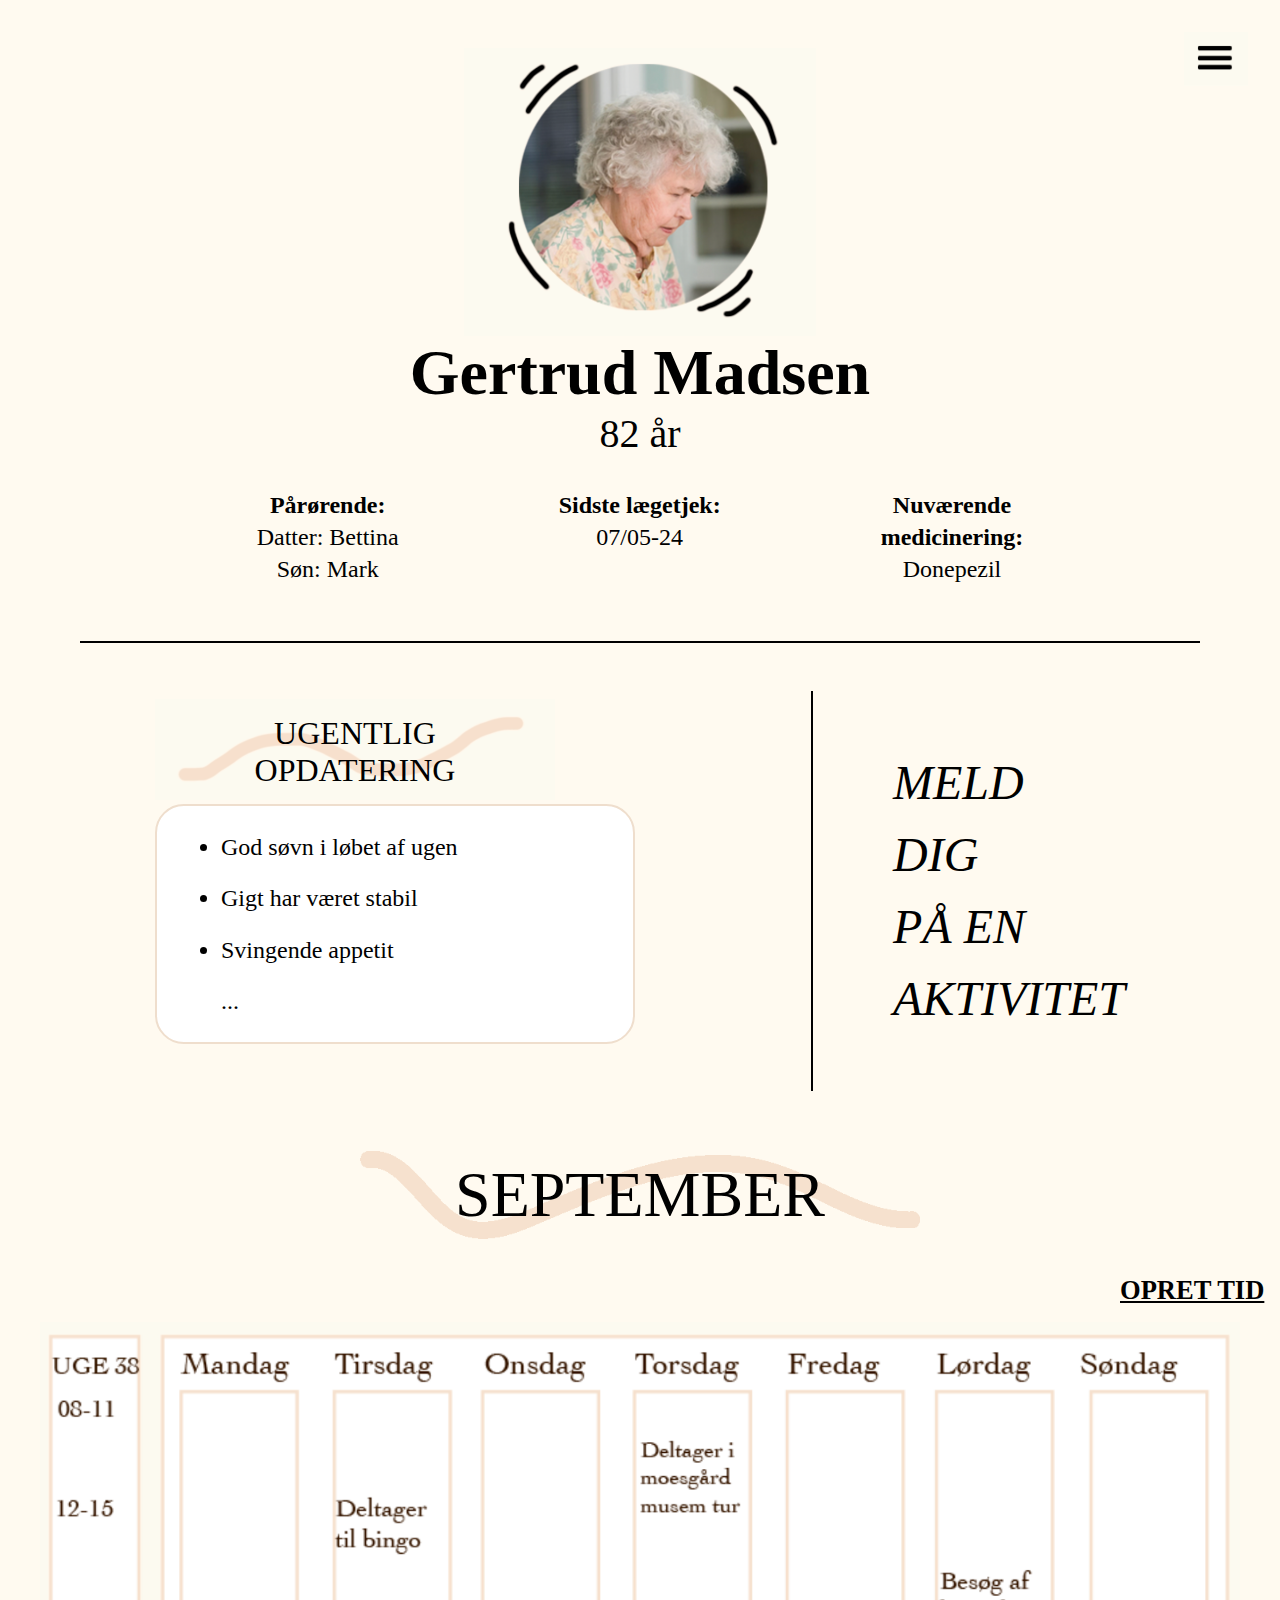
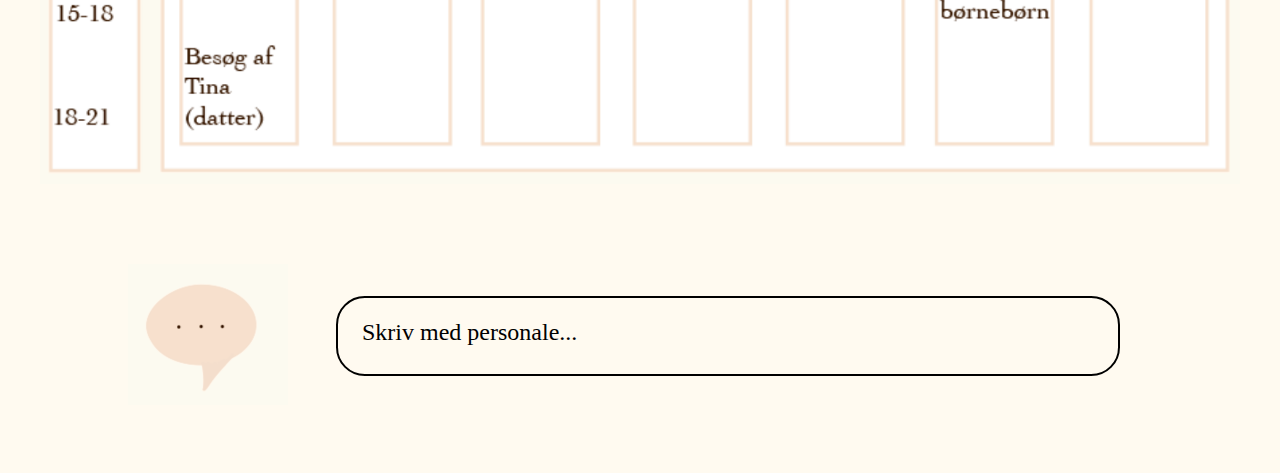
<file: borger.html>
<!DOCTYPE html>
<html lang="en">
<head>
    <meta charset="UTF-8">
    <meta name="viewport" content="width=device-width, initial-scale=1.0">
    <title>Document</title>
    <link rel="stylesheet" href="css/gertrud.css">
</head>

<body>
    <header>
        <div class="menubar">
            <a href="index.html">
                <img class="menubillede" src="billeder/menu.png" alt="menu">
            </a>
        </div>

        <div class="profil">
            <img class="gertrud" src="billeder/profil-billede.png" alt="profil billede af gertrud">
        </div>

        <h1>Gertrud Madsen</h1>
        <h2>82 år</h2>

        <section class="info">
            <article class="box pårørende">
                <ul class="no-dot">
                    <li class="overskrift">Pårørende:</li>
                    <li>Datter: Bettina</li>
                    <li>Søn: Mark</li>
                </ul>
            </article>

            <article class="box lægetjek">
                <ul class="no-dot">
                    <li class="overskrift">Sidste lægetjek:</li>
                    <li>07/05-24</li>
                </ul>
            </article>

            <article class="box medicinering">
                <ul class="no-dot">
                    <li class="overskrift">Nuværende <br> medicinering:</li>
                    <li>Donepezil</li>
                </ul>
            </article>
        </section>
    </header>

<hr>

    <main>
        <section class="midten">
            <article class="midten-first">
                <div class="streg-under-opdatering">
                    <img src="billeder/streg-under-opdatering.png" alt="streg under opdatering">
                    <div class="text-overlay">UGENTLIG OPDATERING</div>
                </div>
                
                <div class="hvid-box">
                    <ul class="text-hvid-box">
                        <li>God søvn i løbet af ugen</li>
                        <li>Gigt har været stabil</li>
                        <li>Svingende appetit</li>
                        <li class="no-dot hover">...</li>
                    </ul>
                </div>
            </article>

            <hr class="streg">

            <article class="aktivitet hover">
                <ul class="no-dot">
                    <li>MELD</li>
                    <li>DIG</li>
                    <li>PÅ EN</li>
                    <li>AKTIVITET</li>
                </ul>
            </article>
        </section>

        <section>
            <article class="midten-second">
                    <div class="streg-under-sep">
                        <img src="billeder/streg-under-sep.png" alt="streg under september" class="billede">
                        <h3 class="text-overlay-to">SEPTEMBER</h3>
                    </div>
            </article>

                <article class="tid">
                    <h5 class="hover">OPRET TID</h5>
                </article>
            <div class="kalenderboks"> 
                <img class="kalender" src="billeder/kalender.png" alt="en kalender oversigt">
            </div>
        </section>
    </main>

    <footer>
        <div class="taleboks">
            <img class="taleboble" src="billeder/taleboble.png" alt="taleboble ikon">
        </div>

        <article class="skriv">
            <p class="personale">Skriv med personale...</p>
        </article>
    </footer>

</body>
</html>
</file>
<file: css/gertrud.css>
* {
    margin: 0;
    padding: 0;
    box-sizing: border-box;
}

body {
    background-color: #fffaf0;
    font-family: cochin, 'Times New Roman', Times, serif;
}

header {
    margin-top: 3rem;
}

.menubar {
    display: flex;
    justify-content: flex-end;
}

.menubillede {
    width: 4rem;
    position: fixed;
    top: 2rem;
    right: 2rem;
    height: auto;
}

.profil {
    display: flex;
    justify-content: center;
}

.gertrud {
    width: 22rem;
}

h1 {
    text-align: center;
    font-size: 4rem;
}

h2 {
    text-align: center;
    font-size: 2.5rem;
    font-weight: normal;
}

.info {
    display: flex;
    justify-content: center;
    padding-top: 2rem;
    padding-bottom: 2rem;
}

.no-dot {
    list-style: none;
}

.box {
    font-size: 1.5rem;
    line-height: 2rem;
    text-align: center;
}

.lægetjek {
    padding-left: 10rem;
    padding-right: 10rem;
}

.overskrift {
    font-weight: bold;
}

hr {
    border: none;
    height: 0.125rem;
    background-color: #000000;
    width: 70rem;
    margin: 1.5rem auto;
}

.midten {
    display: flex;
    justify-content: center;
}

.midten-first {
    margin-top: 2rem;
}

.streg {
    border: none;
    height: 25rem;
    background-color: #000000;
    width: 0.125rem;
    margin-left: 10rem;
    margin-right: 5rem;
}

.streg-under-opdatering {
    position: relative;
    display: inline-block;
}

.streg-under-opdatering img {
    width: 25rem;
    height: auto;
}

.text-overlay {
    position: absolute;
    top: 50%;
    left: 50%;
    transform: translate(-50%, -50%);
    color: #000000;
    font-size: 2rem;
    text-align: center;
}

.hvid-box {
    border: 0.125rem #efdecd solid;
    border-radius: 1.8rem;
    background-color: #ffffff;
    height: 15rem;
    width: 30rem;
    margin-right: 1rem;
}

.text-hvid-box {
    font-size: 1.5rem;
    line-height: 3.2rem;
    padding-top: 1rem;
    padding-left: 4rem;
}

.aktivitet {
    font-size: 3rem;
    font-style: italic;
    line-height: 4.5rem;
    padding-top: 5rem;
}

.midten-second {
    display:flex;
    justify-content: center;
    align-items: center;
    height: 10rem;
}

.streg-under-sep {
    position: relative;
    text-align: center;
}

.billede {
    display: block;
    width: 50rem;
    max-width: 35rem;
}

.text-overlay-to {
    position:absolute;
    top: 50%;
    left: 50%;
    transform: translate(-50%, -50%);
    font-size: 4rem;
    font-weight: lighter;
}

.tid {
    padding-left: 70rem;
    padding-bottom: 1rem;
    font-size: 2rem;
    font-weight: normal;
}

h5 {
    text-decoration: underline;
}

.kalenderboks {
    display: flex;
    justify-content: center;
}

.kalender {
    width: 75rem;
}

.taleboks {
    margin-left: 8rem;
}

.taleboble {
    width: 10rem;
}

.skriv {
    border: 0.125rem solid #000000;
    border-radius: 1.8rem;
    width: 50rem;
    height: 5rem;
    margin-left: 3rem;
    margin-top: 2rem;
    padding-top: 1.3rem;
    padding-left: 1.5rem;
}

.personale {
    font-size: 1.5rem;
}

footer {
    display: flex;
    flex-direction: row;
    justify-content: center;
    padding-top: 5rem;
    padding-right: 10rem;
    margin-bottom: 4rem;
}

.hover:hover {
    color: #a7947e;
}
</file>
